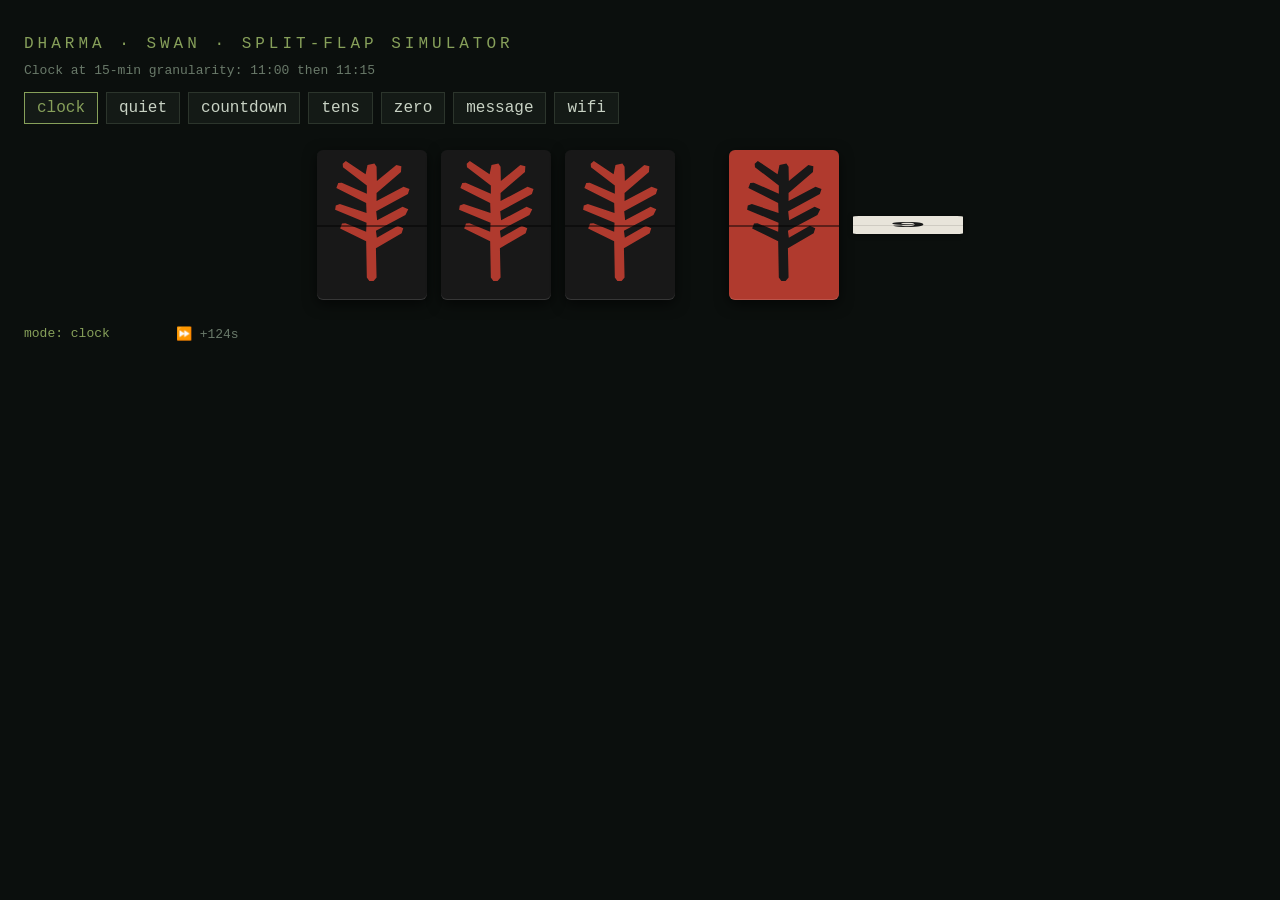
<file: web/sim/index.html>
<!DOCTYPE html>
<html lang="en">
<head>
<meta charset="utf-8">
<meta name="viewport" content="width=device-width, initial-scale=1">
<title>Swan split-flap simulator</title>
<!--
  Browser simulator (spec 14).  It replays traces RECORDED FROM THE REAL
  ModeManager and FrameScheduler - not a JavaScript re-implementation - so
  what this page shows is what the firmware logic actually did.

  The display itself is ../flap.js, the same widget the live web UI uses, so
  the simulator and the real page can never drift apart.

  Open directly from disk - no server needed.  The MockSocket below delivers
  the same JSON events the /ws socket pushes.

  Regenerate traces after mode/frame changes:
      build/host/gen_traces data/ring.json web/sim/traces.js
-->
<style>
  :root { --bg:#0b0f0d; --panel:#141a16; --text:#c8d2c4; --dim:#6a7a6a; --acc:#87a05a; }
  * { box-sizing: border-box; }
  body { margin:0; background:var(--bg); color:var(--text);
         font-family:"Courier New", monospace; padding:24px; }
  h1 { font-size:16px; letter-spacing:.25em; color:var(--acc); font-weight:normal; }
  #bar { display:flex; gap:8px; flex-wrap:wrap; margin:14px 0; align-items:center; }
  button { background:var(--panel); color:var(--text); border:1px solid #2c352c;
           font:inherit; padding:6px 12px; cursor:pointer; }
  button.active, button:hover { border-color:var(--acc); color:var(--acc); }
  #display { display:flex; gap:14px; margin:26px 0; justify-content:center; }
  .flap-gap { width:26px; }
  .flap-col { width:110px; height:150px; perspective:400px; }
  .flap-card { width:100%; height:100%; border-radius:6px; display:flex; align-items:center;
               justify-content:center; font-size:64px; font-weight:bold; position:relative;
               box-shadow:0 4px 14px #0009, inset 0 -1px 0 #fff2;
               transition:transform 40ms linear; }
  .flap-card::after { content:""; position:absolute; left:0; right:0; top:50%; height:2px;
                      background:#0007; }
  .flap-text.small { font-size:20px; letter-spacing:.05em; text-transform:uppercase; }
  .flap-glyph { position:absolute; inset:7%; fill:currentColor; }
  .flap-card.flip { transform:scaleY(.12); }
  #status { display:flex; gap:22px; color:var(--dim); font-size:13px; min-height:20px; }
  #cue { color:#d8b04a; } #skip { color:var(--dim); } #modelbl { color:var(--acc); }
  #desc { color:var(--dim); font-size:13px; margin-top:4px; }
</style>
</head>
<body>
<h1>DHARMA · SWAN · SPLIT-FLAP SIMULATOR</h1>
<div id="desc"></div>
<div id="bar"></div>
<div id="display"></div>
<div id="status">
  <span id="modelbl"></span><span id="clock"></span><span id="cue"></span><span id="skip"></span>
</div>
<script src="traces.js"></script>
<script src="../flap.js"></script>
<script>
"use strict";
const TRACES = window.SWAN_TRACES;
const disp = new SwanFlap.FlapDisplay(document.getElementById("display"),
                                      window.SWAN_RING, { gapAfter: 2 });
// Real artwork when this page is served over HTTP.  Opened straight from disk
// the fetch is blocked by file:// and the glyphs stay as their manifest names,
// which is a fallback, not a failure.
SwanFlap.loadGlyphs("../glyphs.svg").then((ok) => { if (ok) disp.refresh(); });

// --- MockSocket: replays a trace with the /ws message shape ---------------
// Long idle gaps are compressed to keep the replay watchable; the skip chip
// shows how much simulated time was jumped.
class MockSocket {
  constructor(trace) { this.trace = trace; this.onmessage = null; this.stop = false; }
  close() { this.stop = true; }
  run() {
    const ev = this.trace.events;
    let i = 0, simT = 0;
    const step = () => {
      if (this.stop || i >= ev.length) return;
      const gap = ev[i].t - simT;
      const wait = Math.min(gap, 1500);
      if (gap > 1500) skipLbl.textContent = "⏩ +" + Math.round((gap - wait) / 1000) + "s";
      else skipLbl.textContent = "";
      simT = ev[i].t;
      setTimeout(() => {
        if (this.stop) return;
        this.onmessage({ data: JSON.stringify(ev[i]) });
        i += 1;
        step();
      }, wait);
    };
    step();
  }
}

// --- wiring ----------------------------------------------------------------
const modeLbl = document.getElementById("modelbl"), cueLbl = document.getElementById("cue"),
      skipLbl = document.getElementById("skip"), descLbl = document.getElementById("desc");
let sock = null;
function play(name) {
  if (sock) sock.close();
  disp.reset();
  cueLbl.textContent = ""; skipLbl.textContent = ""; modeLbl.textContent = "";
  descLbl.textContent = TRACES[name].desc;
  document.querySelectorAll("#bar button").forEach(b =>
      b.classList.toggle("active", b.dataset.n === name));
  sock = new MockSocket(TRACES[name]);
  // The same switch app.js runs against the live socket.
  sock.onmessage = (m) => {
    const e = JSON.parse(m.data);
    if (e.e === "go") disp.flipTo(e.col, e.idx, e.flaps);
    else if (e.e === "spin") disp.spin(e.col, e.flaps, e.secs);
    else if (e.e === "mode") modeLbl.textContent = "mode: " + e.name;
    else if (e.e === "cue") {
      cueLbl.textContent = "♪ " + e.name;
      setTimeout(() => { cueLbl.textContent = ""; }, 2500);
    }
  };
  sock.run();
}
const bar = document.getElementById("bar");
for (const name of Object.keys(TRACES)) {
  const b = document.createElement("button");
  b.textContent = name; b.dataset.n = name;
  b.onclick = () => play(name);
  bar.appendChild(b);
}
play(Object.keys(TRACES)[0]);
</script>
</body>
</html>
</file>
